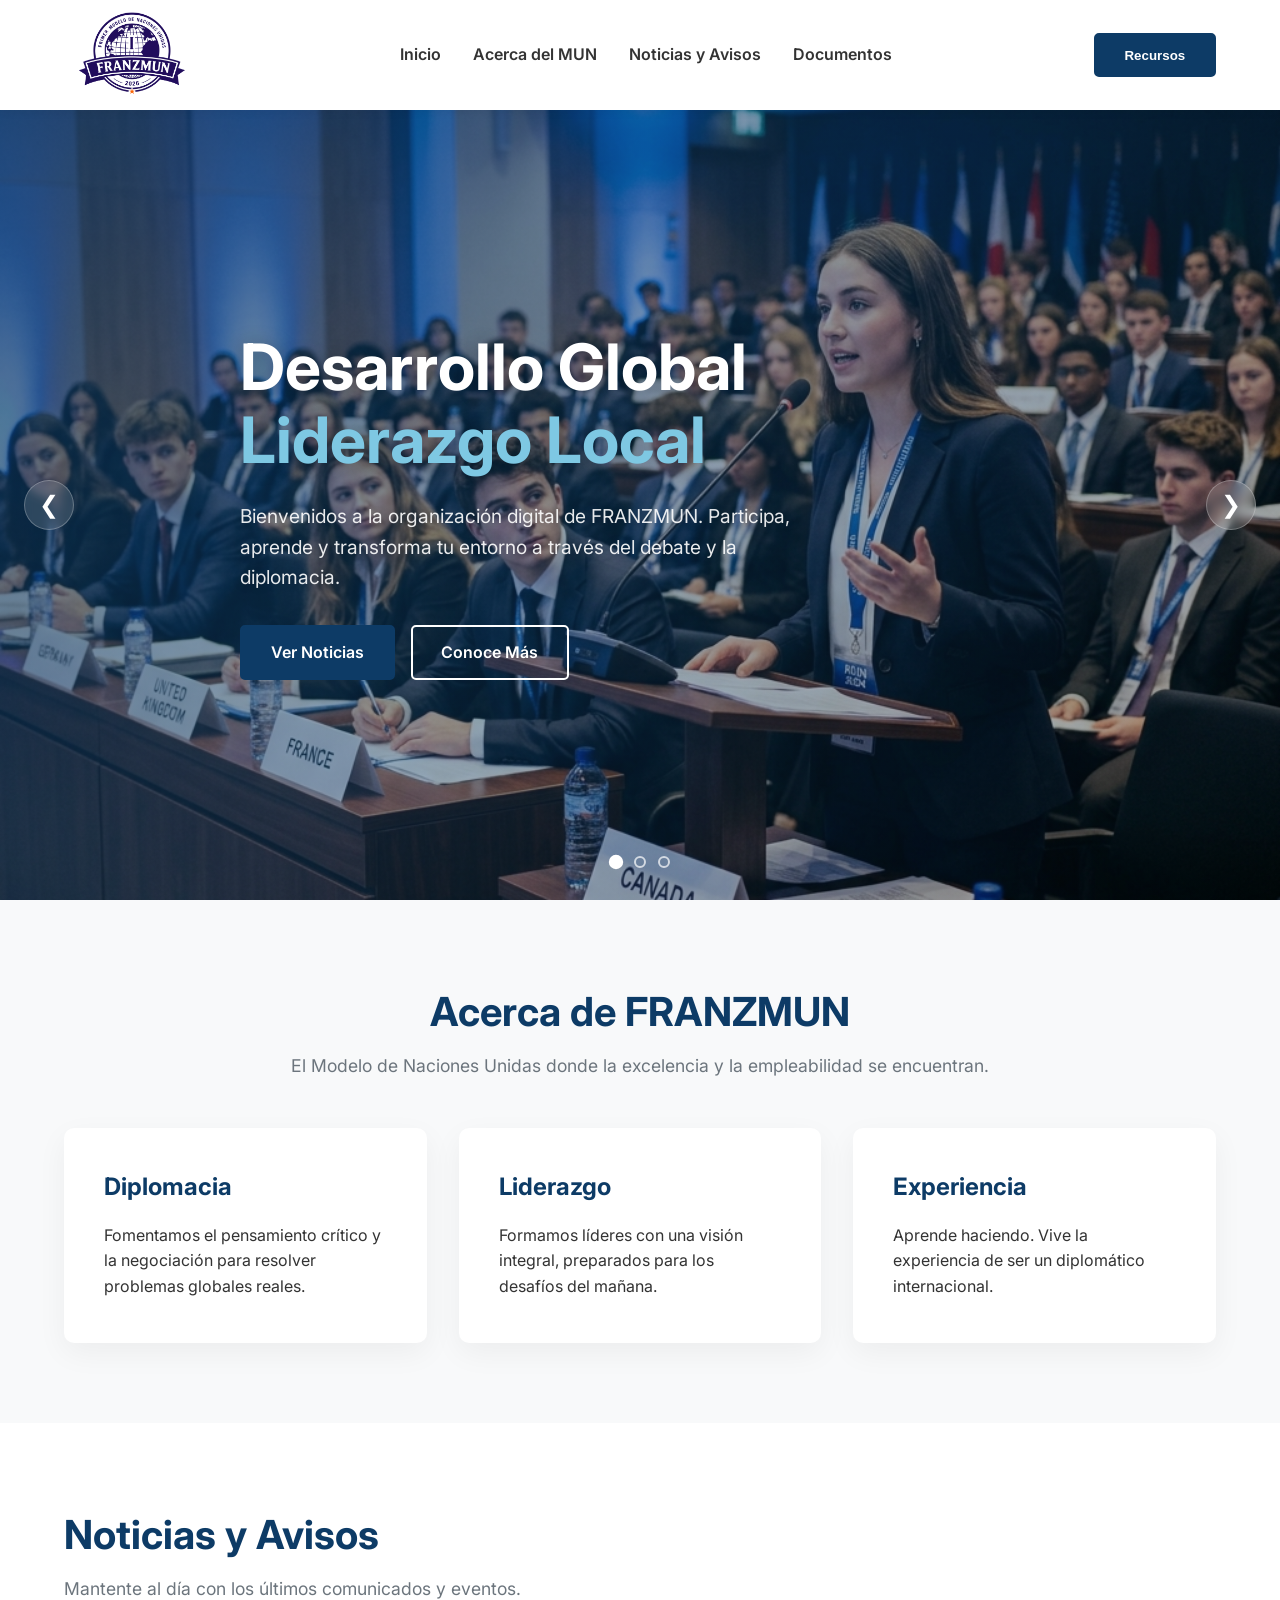
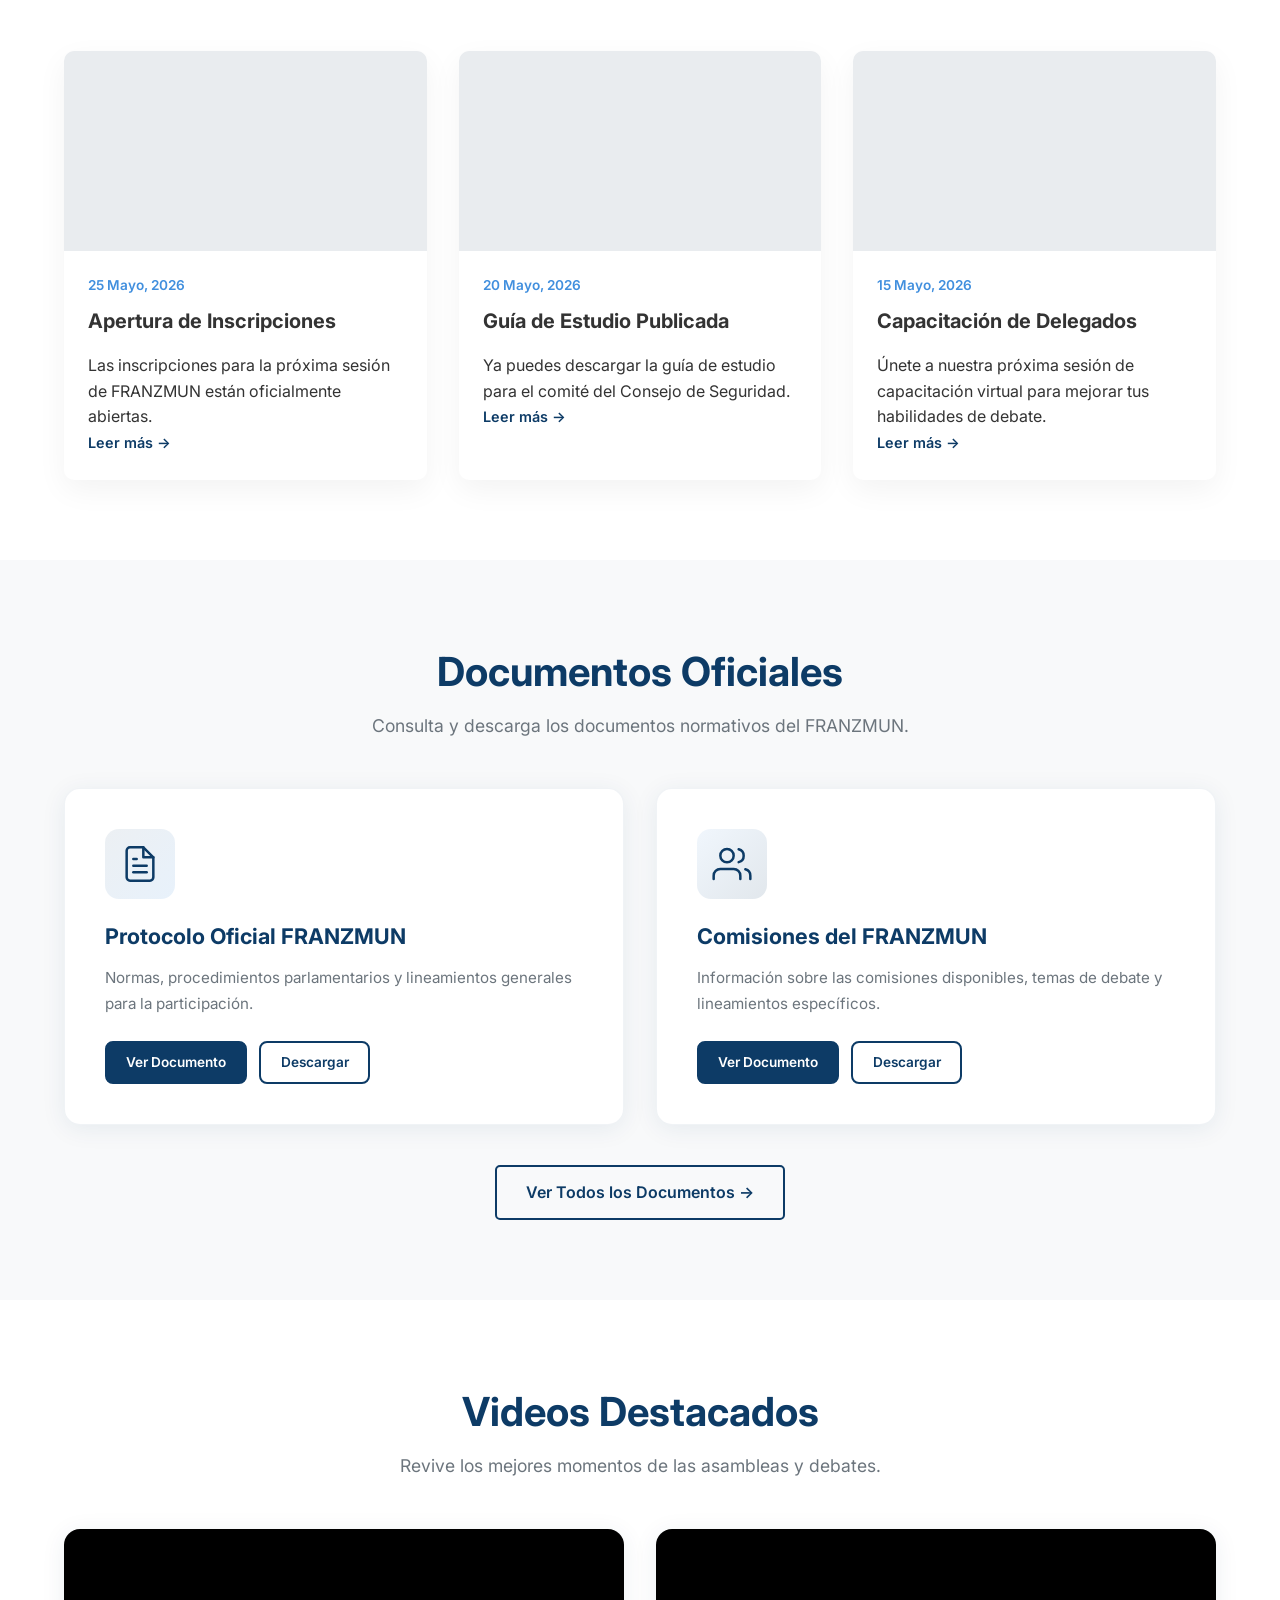
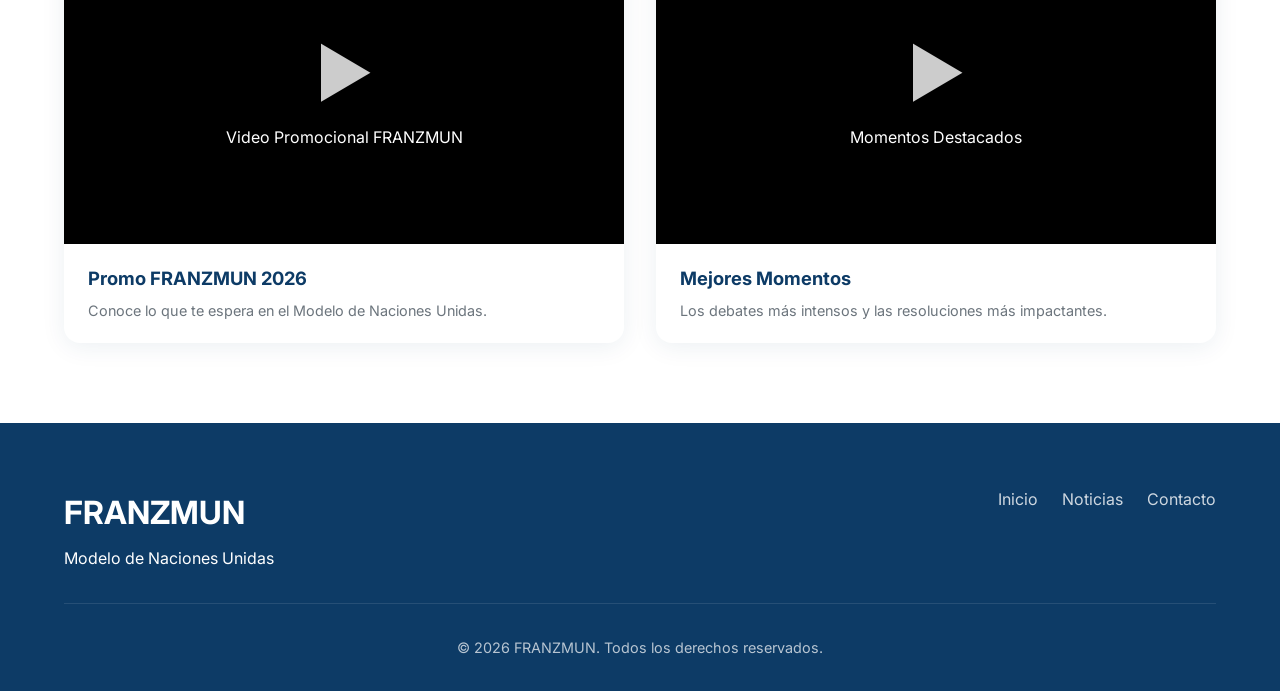
<file: index.html>
<!DOCTYPE html>
<html lang="es">
<head>
    <meta charset="UTF-8">
    <meta name="viewport" content="width=device-width, initial-scale=1.0">
    <title>FRANZMUN | Modelo de Naciones Unidas</title>
    <meta name="description" content="Página oficial de FRANZMUN, Modelo de Naciones Unidas. Organización digital, herramientas virtuales y recursos para los delegados.">
    <!-- Google Fonts -->
    <link rel="preconnect" href="https://fonts.googleapis.com">
    <link rel="preconnect" href="https://fonts.gstatic.com" crossorigin>
    <link href="https://fonts.googleapis.com/css2?family=Inter:wght@300;400;600;700&display=swap" rel="stylesheet">
    <!-- Custom CSS -->
    <link rel="stylesheet" href="css/styles.css?v=1.4">
</head>
<body>

    <!-- Header / Navbar -->
    <header class="header">
        <div class="container navbar">
            <div class="logo">
                <a href="#"><img src="franzmun_transparente.png" alt="FRANZMUN Logo" class="logo-img"></a>
            </div>
            <nav class="nav-links">
                <ul>
                    <li><a href="#inicio">Inicio</a></li>
                    <li><a href="#acerca">Acerca del MUN</a></li>
                    <li><a href="#noticias">Noticias y Avisos</a></li>
                    <li><a href="documentos.html">Documentos</a></li>
                    <li class="mobile-recursos-item"><button id="mobile-recursos-btn">Recursos</button></li>
                </ul>
            </nav>
            <button class="btn btn-primary" id="recursos-btn">Recursos</button>
            <div class="menu-toggle" id="mobile-menu">
                <span class="bar"></span>
                <span class="bar"></span>
                <span class="bar"></span>
            </div>
        </div>
    </header>

    <!-- Hero Carousel -->
    <section id="inicio" class="hero-carousel">
        <div class="carousel-slides">
            <!-- Slide 1 -->
            <div class="carousel-slide active" style="background-image: url('images/mun_debate.png');">
                <div class="carousel-overlay"></div>
                <div class="carousel-content container">
                    <h1>Desarrollo Global <br> <span>Liderazgo Local</span></h1>
                    <p>Bienvenidos a la organización digital de FRANZMUN. Participa, aprende y transforma tu entorno a través del debate y la diplomacia.</p>
                    <div class="hero-buttons">
                        <a href="#noticias" class="btn btn-primary">Ver Noticias</a>
                        <a href="#acerca" class="btn btn-secondary btn-light">Conoce Más</a>
                    </div>
                </div>
            </div>
            <!-- Slide 2 -->
            <div class="carousel-slide" style="background-image: url('images/mun_assembly.png');">
                <div class="carousel-overlay"></div>
                <div class="carousel-content container">
                    <h1>Asamblea General <br> <span>FRANZMUN 2026</span></h1>
                    <p>Vive la experiencia de representar a una nación y debatir los temas más relevantes de la agenda internacional.</p>
                    <div class="hero-buttons">
                        <a href="#multimedia" class="btn btn-primary">Videos Destacados</a>
                        <a href="#acerca" class="btn btn-secondary btn-light">Conoce Más</a>
                    </div>
                </div>
            </div>
            <!-- Slide 3 -->
            <div class="carousel-slide" style="background-image: url('images/mun_networking.png');">
                <div class="carousel-overlay"></div>
                <div class="carousel-content container">
                    <h1>Diplomacia <br> <span>y Cooperación</span></h1>
                    <p>Conecta con otros delegados, desarrolla habilidades de liderazgo y construye relaciones internacionales.</p>
                    <div class="hero-buttons">
                        <a href="#herramientas" class="btn btn-primary">Documentos</a>
                        <a href="#acerca" class="btn btn-secondary btn-light">Conoce Más</a>
                    </div>
                </div>
            </div>
        </div>
        <!-- Carousel Indicators -->
        <div class="carousel-indicators">
            <button class="indicator active" data-slide="0" aria-label="Slide 1"></button>
            <button class="indicator" data-slide="1" aria-label="Slide 2"></button>
            <button class="indicator" data-slide="2" aria-label="Slide 3"></button>
        </div>
        <!-- Carousel Arrows -->
        <button class="carousel-arrow carousel-prev" aria-label="Anterior">&#10094;</button>
        <button class="carousel-arrow carousel-next" aria-label="Siguiente">&#10095;</button>
    </section>

    <!-- Acerca del MUN -->
    <section id="acerca" class="section bg-light">
        <div class="container">
            <div class="section-header text-center">
                <h2>Acerca de FRANZMUN</h2>
                <p>El Modelo de Naciones Unidas donde la excelencia y la empleabilidad se encuentran.</p>
            </div>
            <div class="about-grid">
                <div class="card">
                    <h3>Diplomacia</h3>
                    <p>Fomentamos el pensamiento crítico y la negociación para resolver problemas globales reales.</p>
                </div>
                <div class="card">
                    <h3>Liderazgo</h3>
                    <p>Formamos líderes con una visión integral, preparados para los desafíos del mañana.</p>
                </div>
                <div class="card">
                    <h3>Experiencia</h3>
                    <p>Aprende haciendo. Vive la experiencia de ser un diplomático internacional.</p>
                </div>
            </div>
        </div>
    </section>

    <!-- Noticias y Avisos -->
    <section id="noticias" class="section">
        <div class="container">
            <div class="section-header">
                <h2>Noticias y Avisos</h2>
                <p>Mantente al día con los últimos comunicados y eventos.</p>
            </div>
            <div class="news-grid">
                <!-- News Card 1 -->
                <article class="news-card">
                    <div class="news-image placeholder-img"></div>
                    <div class="news-content">
                        <span class="date">25 Mayo, 2026</span>
                        <h3>Apertura de Inscripciones</h3>
                        <p>Las inscripciones para la próxima sesión de FRANZMUN están oficialmente abiertas.</p>
                        <a href="#" class="read-more">Leer más &rarr;</a>
                    </div>
                </article>
                <!-- News Card 2 -->
                <article class="news-card">
                    <div class="news-image placeholder-img"></div>
                    <div class="news-content">
                        <span class="date">20 Mayo, 2026</span>
                        <h3>Guía de Estudio Publicada</h3>
                        <p>Ya puedes descargar la guía de estudio para el comité del Consejo de Seguridad.</p>
                        <a href="#" class="read-more">Leer más &rarr;</a>
                    </div>
                </article>
                <!-- News Card 3 -->
                <article class="news-card">
                    <div class="news-image placeholder-img"></div>
                    <div class="news-content">
                        <span class="date">15 Mayo, 2026</span>
                        <h3>Capacitación de Delegados</h3>
                        <p>Únete a nuestra próxima sesión de capacitación virtual para mejorar tus habilidades de debate.</p>
                        <a href="#" class="read-more">Leer más &rarr;</a>
                    </div>
                </article>
            </div>
        </div>
    </section>

    <!-- Documentos y Videos -->
    <section id="herramientas" class="section bg-light">
        <div class="container">
            <div class="section-header text-center">
                <h2>Documentos Oficiales</h2>
                <p>Consulta y descarga los documentos normativos del FRANZMUN.</p>
            </div>
            <div class="docs-home-grid">
                <!-- Protocolo Oficial -->
                <div class="doc-home-card">
                    <div class="doc-home-icon">
                        <svg xmlns="http://www.w3.org/2000/svg" width="40" height="40" viewBox="0 0 24 24" fill="none" stroke="currentColor" stroke-width="1.5" stroke-linecap="round" stroke-linejoin="round">
                            <path d="M14 2H6a2 2 0 0 0-2 2v16a2 2 0 0 0 2 2h12a2 2 0 0 0 2-2V8z"/>
                            <polyline points="14 2 14 8 20 8"/>
                            <line x1="16" y1="13" x2="8" y2="13"/>
                            <line x1="16" y1="17" x2="8" y2="17"/>
                            <polyline points="10 9 9 9 8 9"/>
                        </svg>
                    </div>
                    <h3>Protocolo Oficial FRANZMUN</h3>
                    <p>Normas, procedimientos parlamentarios y lineamientos generales para la participación.</p>
                    <div class="doc-home-actions">
                        <a href="PROTOCOLO OFICIAL FRANZMUN 2026 (1).pdf" target="_blank" class="btn btn-primary btn-sm">Ver Documento</a>
                        <a href="PROTOCOLO OFICIAL FRANZMUN 2026 (1).pdf" download class="btn btn-secondary btn-sm">Descargar</a>
                    </div>
                </div>
                <!-- Comisiones FRANZMUN -->
                <div class="doc-home-card">
                    <div class="doc-home-icon comisiones-icon">
                        <svg xmlns="http://www.w3.org/2000/svg" width="40" height="40" viewBox="0 0 24 24" fill="none" stroke="currentColor" stroke-width="1.5" stroke-linecap="round" stroke-linejoin="round">
                            <path d="M17 21v-2a4 4 0 0 0-4-4H5a4 4 0 0 0-4 4v2"/>
                            <circle cx="9" cy="7" r="4"/>
                            <path d="M23 21v-2a4 4 0 0 0-3-3.87"/>
                            <path d="M16 3.13a4 4 0 0 1 0 7.75"/>
                        </svg>
                    </div>
                    <h3>Comisiones del FRANZMUN</h3>
                    <p>Información sobre las comisiones disponibles, temas de debate y lineamientos específicos.</p>
                    <div class="doc-home-actions">
                        <a href="COMICIONES FRANZMUN.pdf" target="_blank" class="btn btn-primary btn-sm">Ver Documento</a>
                        <a href="COMICIONES FRANZMUN.pdf" download class="btn btn-secondary btn-sm">Descargar</a>
                    </div>
                </div>
            </div>
            <div class="docs-home-cta">
                <a href="documentos.html" class="btn btn-secondary">Ver Todos los Documentos &rarr;</a>
            </div>
        </div>
    </section>

    <!-- Videos Destacados -->
    <section id="multimedia" class="section">
        <div class="container">
            <div class="section-header text-center">
                <h2>Videos Destacados</h2>
                <p>Revive los mejores momentos de las asambleas y debates.</p>
            </div>
            <div class="videos-grid">
                <div class="video-card">
                    <div class="video-wrapper">
                        <div class="video-placeholder">
                            <span class="play-icon">&#9658;</span>
                            <p>Video Promocional FRANZMUN</p>
                        </div>
                    </div>
                    <div class="video-info">
                        <h3>Promo FRANZMUN 2026</h3>
                        <p>Conoce lo que te espera en el Modelo de Naciones Unidas.</p>
                    </div>
                </div>
                <div class="video-card">
                    <div class="video-wrapper">
                        <div class="video-placeholder">
                            <span class="play-icon">&#9658;</span>
                            <p>Momentos Destacados</p>
                        </div>
                    </div>
                    <div class="video-info">
                        <h3>Mejores Momentos</h3>
                        <p>Los debates más intensos y las resoluciones más impactantes.</p>
                    </div>
                </div>
            </div>
        </div>
    </section>

    <!-- Footer -->
    <footer class="footer">
        <div class="container">
            <div class="footer-content">
                <div class="footer-brand">
                    <h2>FRANZMUN</h2>
                    <p>Modelo de Naciones Unidas</p>
                </div>
                <div class="footer-links">
                    <ul>
                        <li><a href="#inicio">Inicio</a></li>
                        <li><a href="#noticias">Noticias</a></li>
                        <li><a href="#contacto">Contacto</a></li>
                    </ul>
                </div>
            </div>
            <div class="footer-bottom">
                <p>&copy; 2026 FRANZMUN. Todos los derechos reservados.</p>
            </div>
        </div>
    </footer>

    <!-- Modal de Recursos -->
    <div id="recursos-modal" class="modal-overlay" style="display: none;">
        <div class="modal-card">
            <button class="modal-close" id="modal-close-btn" aria-label="Cerrar modal">
                <svg xmlns="http://www.w3.org/2000/svg" width="24" height="24" viewBox="0 0 24 24" fill="none" stroke="currentColor" stroke-width="2" stroke-linecap="round" stroke-linejoin="round">
                    <line x1="18" y1="6" x2="6" y2="18"></line>
                    <line x1="6" y1="6" x2="18" y2="18"></line>
                </svg>
            </button>
            <div class="modal-header">
                <h2>Recursos FRANZMUN</h2>
                <p>Información de contacto y redes oficiales del Modelo de Naciones Unidas</p>
            </div>
            <div class="modal-body">
                <div class="modal-section">
                    <h3>Contactos</h3>
                    <div class="contacts-grid">
                        <a href="tel:+59162389185" class="contact-item">
                            <span class="contact-icon">
                                <svg xmlns="http://www.w3.org/2000/svg" width="20" height="20" viewBox="0 0 24 24" fill="none" stroke="currentColor" stroke-width="2" stroke-linecap="round" stroke-linejoin="round">
                                    <path d="M22 16.92v3a2 2 0 0 1-2.18 2 19.79 19.79 0 0 1-8.63-3.07 19.5 19.5 0 0 1-6-6 19.79 19.79 0 0 1-3.07-8.67A2 2 0 0 1 4.11 2h3a2 2 0 0 1 2 1.72 12.84 12.84 0 0 0 .7 2.81 2 2 0 0 1-.45 2.11L8.09 9.91a16 16 0 0 0 6 6l1.27-1.27a2 2 0 0 1 2.11-.45 12.84 12.84 0 0 0 2.81.7A2 2 0 0 1 22 16.92z"></path>
                                </svg>
                            </span>
                            <div class="contact-details">
                                <span class="contact-label">Teléfono 1</span>
                                <span class="contact-value">+591 62389185</span>
                            </div>
                        </a>
                        <a href="tel:+59160623508" class="contact-item">
                            <span class="contact-icon">
                                <svg xmlns="http://www.w3.org/2000/svg" width="20" height="20" viewBox="0 0 24 24" fill="none" stroke="currentColor" stroke-width="2" stroke-linecap="round" stroke-linejoin="round">
                                    <path d="M22 16.92v3a2 2 0 0 1-2.18 2 19.79 19.79 0 0 1-8.63-3.07 19.5 19.5 0 0 1-6-6 19.79 19.79 0 0 1-3.07-8.67A2 2 0 0 1 4.11 2h3a2 2 0 0 1 2 1.72 12.84 12.84 0 0 0 .7 2.81 2 2 0 0 1-.45 2.11L8.09 9.91a16 16 0 0 0 6 6l1.27-1.27a2 2 0 0 1 2.11-.45 12.84 12.84 0 0 0 2.81.7A2 2 0 0 1 22 16.92z"></path>
                                </svg>
                            </span>
                            <div class="contact-details">
                                <span class="contact-label">Teléfono 2</span>
                                <span class="contact-value">+591 60623508</span>
                            </div>
                        </a>
                    </div>
                </div>
                <div class="modal-section">
                    <h3>Síguenos</h3>
                    <a href="https://www.instagram.com/franzmun.lp?igsh=ZDd5dXFoaGRzeDM3" target="_blank" rel="noopener noreferrer" class="instagram-link">
                        <span class="instagram-icon">
                            <svg xmlns="http://www.w3.org/2000/svg" width="24" height="24" viewBox="0 0 24 24" fill="none" stroke="currentColor" stroke-width="2" stroke-linecap="round" stroke-linejoin="round">
                                <rect x="2" y="2" width="20" height="20" rx="5" ry="5"></rect>
                                <path d="M16 11.37A4 4 0 1 1 12.63 8 4 4 0 0 1 16 11.37z"></path>
                                <line x1="17.5" y1="6.5" x2="17.51" y2="6.5"></line>
                            </svg>
                        </span>
                        <span class="instagram-text">Síguenos en Instagram</span>
                    </a>
                </div>
            </div>
        </div>
    </div>

    <!-- Custom JS -->
    <script src="js/main.js"></script>
</body>
</html>
</file>
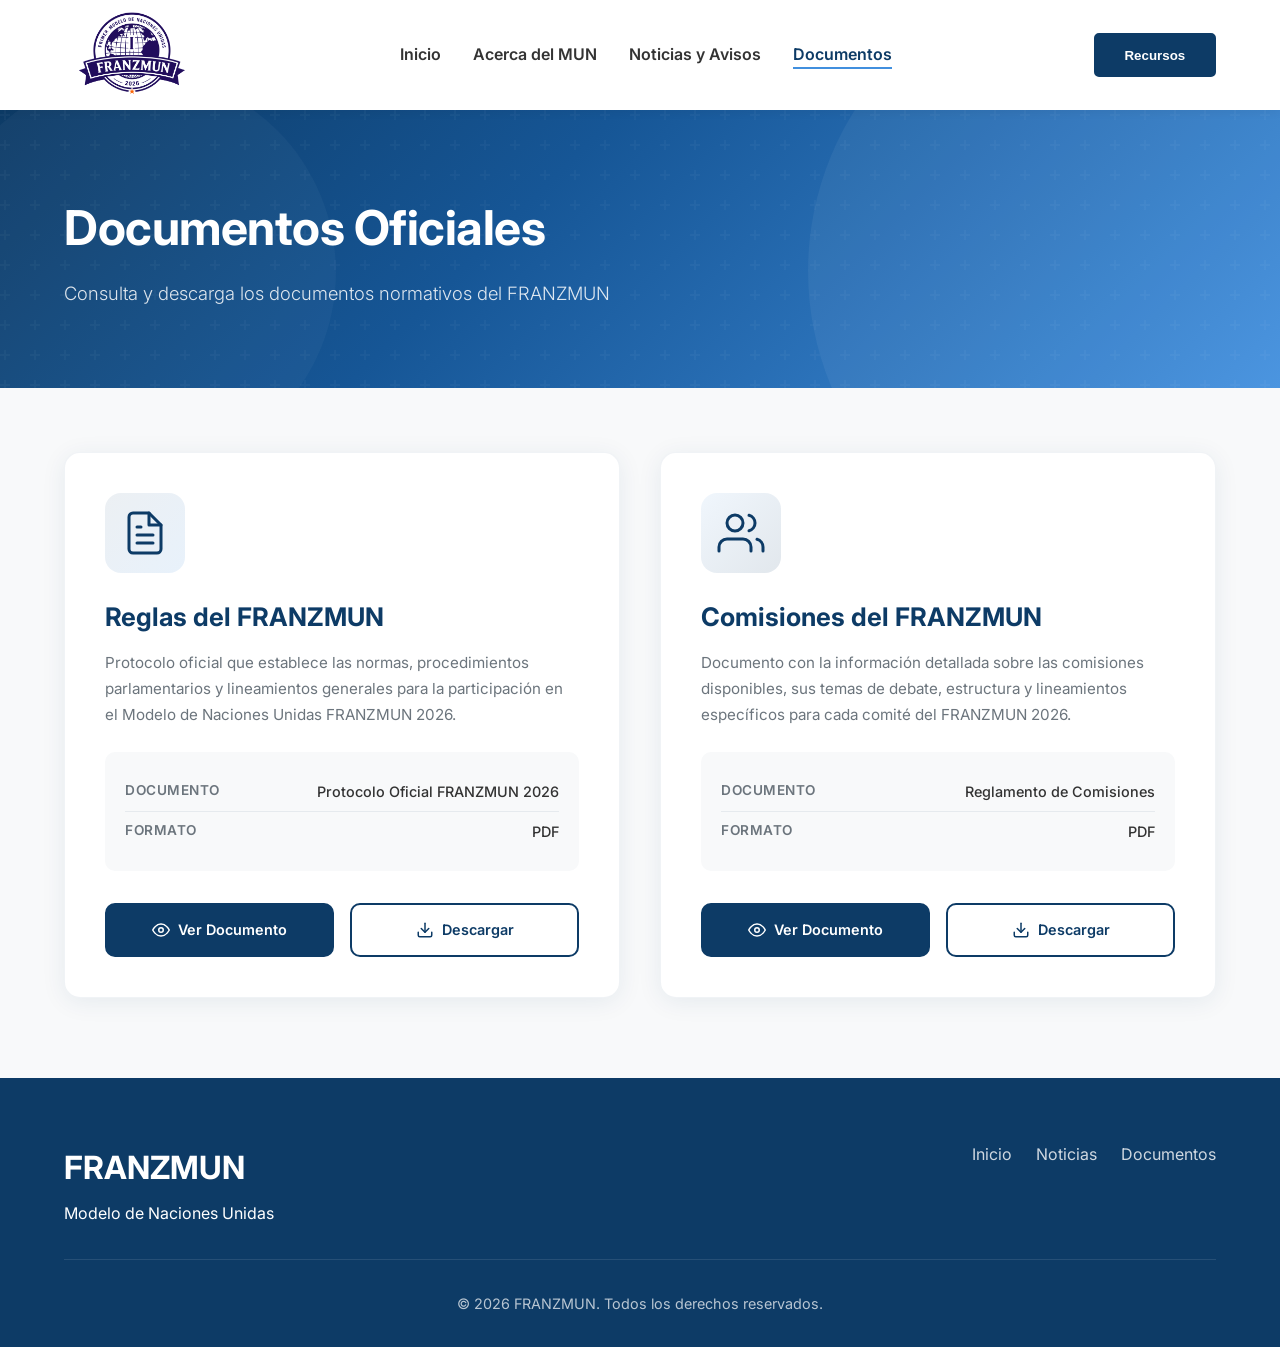
<file: documentos.html>
<!DOCTYPE html>
<html lang="es">
<head>
    <meta charset="UTF-8">
    <meta name="viewport" content="width=device-width, initial-scale=1.0">
    <title>Documentos Oficiales | FRANZMUN</title>
    <meta name="description" content="Documentos oficiales de FRANZMUN: Protocolo y reglas del Modelo de Naciones Unidas y reglamento de Comisiones.">
    <!-- Google Fonts -->
    <link rel="preconnect" href="https://fonts.googleapis.com">
    <link rel="preconnect" href="https://fonts.gstatic.com" crossorigin>
    <link href="https://fonts.googleapis.com/css2?family=Inter:wght@300;400;600;700&display=swap" rel="stylesheet">
    <!-- Custom CSS -->
    <link rel="stylesheet" href="css/styles.css?v=1.4">
</head>
<body>

    <!-- Header / Navbar -->
    <header class="header">
        <div class="container navbar">
            <div class="logo">
                <a href="index.html"><img src="franzmun_transparente.png" alt="FRANZMUN Logo" class="logo-img"></a>
            </div>
            <nav class="nav-links">
                <ul>
                    <li><a href="index.html">Inicio</a></li>
                    <li><a href="index.html#acerca">Acerca del MUN</a></li>
                    <li><a href="index.html#noticias">Noticias y Avisos</a></li>
                    <li><a href="documentos.html" class="active-link">Documentos</a></li>
                    <li class="mobile-recursos-item"><button id="mobile-recursos-btn">Recursos</button></li>
                </ul>
            </nav>
            <button class="btn btn-primary" id="recursos-btn">Recursos</button>
            <div class="menu-toggle" id="mobile-menu">
                <span class="bar"></span>
                <span class="bar"></span>
                <span class="bar"></span>
            </div>
        </div>
    </header>

    <!-- Page Banner -->
    <section class="docs-banner">
        <div class="docs-banner-overlay"></div>
        <div class="container docs-banner-content">
            <h1>Documentos Oficiales</h1>
            <p>Consulta y descarga los documentos normativos del FRANZMUN</p>
        </div>
    </section>

    <!-- Documents Section -->
    <section class="section docs-section">
        <div class="container">
            <div class="docs-grid">

                <!-- Reglas del FRANZMUN -->
                <div class="doc-card" id="reglas-card">
                    <div class="doc-card-icon">
                        <svg xmlns="http://www.w3.org/2000/svg" width="48" height="48" viewBox="0 0 24 24" fill="none" stroke="currentColor" stroke-width="1.5" stroke-linecap="round" stroke-linejoin="round">
                            <path d="M14 2H6a2 2 0 0 0-2 2v16a2 2 0 0 0 2 2h12a2 2 0 0 0 2-2V8z"/>
                            <polyline points="14 2 14 8 20 8"/>
                            <line x1="16" y1="13" x2="8" y2="13"/>
                            <line x1="16" y1="17" x2="8" y2="17"/>
                            <polyline points="10 9 9 9 8 9"/>
                        </svg>
                    </div>
                    <h2>Reglas del FRANZMUN</h2>
                    <p class="doc-description">Protocolo oficial que establece las normas, procedimientos parlamentarios y lineamientos generales para la participación en el Modelo de Naciones Unidas FRANZMUN 2026.</p>
                    <div class="doc-details">
                        <div class="doc-detail-item">
                            <span class="doc-detail-label">Documento</span>
                            <span class="doc-detail-value">Protocolo Oficial FRANZMUN 2026</span>
                        </div>
                        <div class="doc-detail-item">
                            <span class="doc-detail-label">Formato</span>
                            <span class="doc-detail-value">PDF</span>
                        </div>
                    </div>
                    <div class="doc-actions">
                        <a href="PROTOCOLO OFICIAL FRANZMUN 2026 (1).pdf" target="_blank" class="btn btn-primary doc-btn" id="btn-ver-reglas">
                            <svg xmlns="http://www.w3.org/2000/svg" width="18" height="18" viewBox="0 0 24 24" fill="none" stroke="currentColor" stroke-width="2" stroke-linecap="round" stroke-linejoin="round"><path d="M1 12s4-8 11-8 11 8 11 8-4 8-11 8-11-8-11-8z"/><circle cx="12" cy="12" r="3"/></svg>
                            Ver Documento
                        </a>
                        <a href="PROTOCOLO OFICIAL FRANZMUN 2026 (1).pdf" download class="btn btn-secondary doc-btn" id="btn-descargar-reglas">
                            <svg xmlns="http://www.w3.org/2000/svg" width="18" height="18" viewBox="0 0 24 24" fill="none" stroke="currentColor" stroke-width="2" stroke-linecap="round" stroke-linejoin="round"><path d="M21 15v4a2 2 0 0 1-2 2H5a2 2 0 0 1-2-2v-4"/><polyline points="7 10 12 15 17 10"/><line x1="12" y1="15" x2="12" y2="3"/></svg>
                            Descargar
                        </a>
                    </div>
                </div>

                <!-- Comisiones del FRANZMUN -->
                <div class="doc-card" id="comisiones-card">
                    <div class="doc-card-icon comisiones-icon">
                        <svg xmlns="http://www.w3.org/2000/svg" width="48" height="48" viewBox="0 0 24 24" fill="none" stroke="currentColor" stroke-width="1.5" stroke-linecap="round" stroke-linejoin="round">
                            <path d="M17 21v-2a4 4 0 0 0-4-4H5a4 4 0 0 0-4 4v2"/>
                            <circle cx="9" cy="7" r="4"/>
                            <path d="M23 21v-2a4 4 0 0 0-3-3.87"/>
                            <path d="M16 3.13a4 4 0 0 1 0 7.75"/>
                        </svg>
                    </div>
                    <h2>Comisiones del FRANZMUN</h2>
                    <p class="doc-description">Documento con la información detallada sobre las comisiones disponibles, sus temas de debate, estructura y lineamientos específicos para cada comité del FRANZMUN 2026.</p>
                    <div class="doc-details">
                        <div class="doc-detail-item">
                            <span class="doc-detail-label">Documento</span>
                            <span class="doc-detail-value">Reglamento de Comisiones</span>
                        </div>
                        <div class="doc-detail-item">
                            <span class="doc-detail-label">Formato</span>
                            <span class="doc-detail-value">PDF</span>
                        </div>
                    </div>
                    <div class="doc-actions">
                        <a href="COMICIONES FRANZMUN.pdf" target="_blank" class="btn btn-primary doc-btn" id="btn-ver-comisiones">
                            <svg xmlns="http://www.w3.org/2000/svg" width="18" height="18" viewBox="0 0 24 24" fill="none" stroke="currentColor" stroke-width="2" stroke-linecap="round" stroke-linejoin="round"><path d="M1 12s4-8 11-8 11 8 11 8-4 8-11 8-11-8-11-8z"/><circle cx="12" cy="12" r="3"/></svg>
                            Ver Documento
                        </a>
                        <a href="COMICIONES FRANZMUN.pdf" download class="btn btn-secondary doc-btn" id="btn-descargar-comisiones">
                            <svg xmlns="http://www.w3.org/2000/svg" width="18" height="18" viewBox="0 0 24 24" fill="none" stroke="currentColor" stroke-width="2" stroke-linecap="round" stroke-linejoin="round"><path d="M21 15v4a2 2 0 0 1-2 2H5a2 2 0 0 1-2-2v-4"/><polyline points="7 10 12 15 17 10"/><line x1="12" y1="15" x2="12" y2="3"/></svg>
                            Descargar
                        </a>
                    </div>
                </div>

            </div>
        </div>
    </section>

    <!-- Footer -->
    <footer class="footer">
        <div class="container">
            <div class="footer-content">
                <div class="footer-brand">
                    <h2>FRANZMUN</h2>
                    <p>Modelo de Naciones Unidas</p>
                </div>
                <div class="footer-links">
                    <ul>
                        <li><a href="index.html">Inicio</a></li>
                        <li><a href="index.html#noticias">Noticias</a></li>
                        <li><a href="documentos.html">Documentos</a></li>
                    </ul>
                </div>
            </div>
            <div class="footer-bottom">
                <p>&copy; 2026 FRANZMUN. Todos los derechos reservados.</p>
            </div>
        </div>
    </footer>

    <!-- Modal de Recursos -->
    <div id="recursos-modal" class="modal-overlay" style="display: none;">
        <div class="modal-card">
            <button class="modal-close" id="modal-close-btn" aria-label="Cerrar modal">
                <svg xmlns="http://www.w3.org/2000/svg" width="24" height="24" viewBox="0 0 24 24" fill="none" stroke="currentColor" stroke-width="2" stroke-linecap="round" stroke-linejoin="round">
                    <line x1="18" y1="6" x2="6" y2="18"></line>
                    <line x1="6" y1="6" x2="18" y2="18"></line>
                </svg>
            </button>
            <div class="modal-header">
                <h2>Recursos FRANZMUN</h2>
                <p>Información de contacto y redes oficiales del Modelo de Naciones Unidas</p>
            </div>
            <div class="modal-body">
                <div class="modal-section">
                    <h3>Contactos</h3>
                    <div class="contacts-grid">
                        <a href="tel:+59162389185" class="contact-item">
                            <span class="contact-icon">
                                <svg xmlns="http://www.w3.org/2000/svg" width="20" height="20" viewBox="0 0 24 24" fill="none" stroke="currentColor" stroke-width="2" stroke-linecap="round" stroke-linejoin="round">
                                    <path d="M22 16.92v3a2 2 0 0 1-2.18 2 19.79 19.79 0 0 1-8.63-3.07 19.5 19.5 0 0 1-6-6 19.79 19.79 0 0 1-3.07-8.67A2 2 0 0 1 4.11 2h3a2 2 0 0 1 2 1.72 12.84 12.84 0 0 0 .7 2.81 2 2 0 0 1-.45 2.11L8.09 9.91a16 16 0 0 0 6 6l1.27-1.27a2 2 0 0 1 2.11-.45 12.84 12.84 0 0 0 2.81.7A2 2 0 0 1 22 16.92z"></path>
                                </svg>
                            </span>
                            <div class="contact-details">
                                <span class="contact-label">Teléfono 1</span>
                                <span class="contact-value">+591 62389185</span>
                            </div>
                        </a>
                        <a href="tel:+59160623508" class="contact-item">
                            <span class="contact-icon">
                                <svg xmlns="http://www.w3.org/2000/svg" width="20" height="20" viewBox="0 0 24 24" fill="none" stroke="currentColor" stroke-width="2" stroke-linecap="round" stroke-linejoin="round">
                                    <path d="M22 16.92v3a2 2 0 0 1-2.18 2 19.79 19.79 0 0 1-8.63-3.07 19.5 19.5 0 0 1-6-6 19.79 19.79 0 0 1-3.07-8.67A2 2 0 0 1 4.11 2h3a2 2 0 0 1 2 1.72 12.84 12.84 0 0 0 .7 2.81 2 2 0 0 1-.45 2.11L8.09 9.91a16 16 0 0 0 6 6l1.27-1.27a2 2 0 0 1 2.11-.45 12.84 12.84 0 0 0 2.81.7A2 2 0 0 1 22 16.92z"></path>
                                </svg>
                            </span>
                            <div class="contact-details">
                                <span class="contact-label">Teléfono 2</span>
                                <span class="contact-value">+591 60623508</span>
                            </div>
                        </a>
                    </div>
                </div>
                <div class="modal-section">
                    <h3>Síguenos</h3>
                    <a href="https://www.instagram.com/franzmun.lp?igsh=ZDd5dXFoaGRzeDM3" target="_blank" rel="noopener noreferrer" class="instagram-link">
                        <span class="instagram-icon">
                            <svg xmlns="http://www.w3.org/2000/svg" width="24" height="24" viewBox="0 0 24 24" fill="none" stroke="currentColor" stroke-width="2" stroke-linecap="round" stroke-linejoin="round">
                                <rect x="2" y="2" width="20" height="20" rx="5" ry="5"></rect>
                                <path d="M16 11.37A4 4 0 1 1 12.63 8 4 4 0 0 1 16 11.37z"></path>
                                <line x1="17.5" y1="6.5" x2="17.51" y2="6.5"></line>
                            </svg>
                        </span>
                        <span class="instagram-text">Síguenos en Instagram</span>
                    </a>
                </div>
            </div>
        </div>
    </div>

    <!-- Custom JS -->
    <script src="js/main.js"></script>
</body>
</html>
</file>
<file: css/styles.css>
/* =========================================
   VARIABLES & DESIGN TOKENS
   ========================================= */
:root {
    /* Colors - Corporate Blue, White, and Grays */
    --primary-color: #0d3b66;      /* Deep Corporate Blue */
    --primary-light: #165696;
    --secondary-color: #418fde;    /* UN Light Blue Accent */
    --bg-color: #ffffff;           /* Pure White */
    --bg-light: #f8f9fa;           /* Light Gray for section distinction */
    --text-main: #333333;          /* Dark gray for readable text */
    --text-muted: #6c757d;
    --white: #ffffff;
    
    /* Typography */
    --font-family: 'Inter', sans-serif;
    
    /* Transitions & Shadows */
    --transition-speed: 0.3s;
    --box-shadow: 0 10px 30px rgba(0, 0, 0, 0.05);
    --box-shadow-hover: 0 15px 40px rgba(13, 59, 102, 0.15);
}

/* =========================================
   RESET & GLOBAL STYLES
   ========================================= */
* {
    margin: 0;
    padding: 0;
    box-sizing: border-box;
}

html {
    scroll-behavior: smooth;
}

body {
    font-family: var(--font-family);
    background-color: var(--bg-color);
    color: var(--text-main);
    line-height: 1.6;
    overflow-x: hidden;
}

a {
    text-decoration: none;
    color: inherit;
    transition: color var(--transition-speed);
}

ul {
    list-style: none;
}

.container {
    width: 90%;
    max-width: 1200px;
    margin: 0 auto;
}

.section {
    padding: 5rem 0;
}

.bg-light {
    background-color: var(--bg-light);
}

.text-center {
    text-align: center;
}

.section-header {
    margin-bottom: 3rem;
}

.section-header h2 {
    font-size: 2.5rem;
    color: var(--primary-color);
    margin-bottom: 0.5rem;
}

.section-header p {
    color: var(--text-muted);
    font-size: 1.1rem;
}

/* =========================================
   BUTTONS
   ========================================= */
.btn {
    display: inline-block;
    padding: 0.8rem 1.8rem;
    border-radius: 5px;
    font-weight: 600;
    cursor: pointer;
    transition: all var(--transition-speed);
    text-align: center;
}

.btn-primary {
    background-color: var(--primary-color);
    color: var(--white);
    border: 2px solid var(--primary-color);
}

.btn-primary:hover {
    background-color: var(--primary-light);
    border-color: var(--primary-light);
    transform: translateY(-2px);
    box-shadow: 0 5px 15px rgba(13, 59, 102, 0.3);
}

.btn-secondary {
    background-color: transparent;
    color: var(--primary-color);
    border: 2px solid var(--primary-color);
}

.btn-secondary:hover {
    background-color: var(--primary-color);
    color: var(--white);
    transform: translateY(-2px);
}

/* =========================================
   HEADER & NAVBAR
   ========================================= */
.header {
    background-color: rgba(255, 255, 255, 0.95);
    backdrop-filter: blur(10px);
    position: fixed;
    width: 100%;
    top: 0;
    z-index: 1000;
    box-shadow: 0 2px 10px rgba(0,0,0,0.05);
}

.navbar {
    display: flex;
    justify-content: space-between;
    align-items: center;
    height: 110px;
}

.logo a {
    display: flex;
    align-items: center;
}

.logo-img {
    height: 90px;
    width: auto;
    transition: transform var(--transition-speed);
}
.logo-img:hover {
    transform: scale(1.05);
}

.nav-links ul {
    display: flex;
    gap: 2rem;
}

.nav-links a {
    font-weight: 600;
    color: var(--text-main);
    position: relative;
}

.nav-links a::after {
    content: '';
    position: absolute;
    width: 0;
    height: 2px;
    bottom: -5px;
    left: 0;
    background-color: var(--secondary-color);
    transition: width var(--transition-speed);
}

.nav-links a:hover::after {
    width: 100%;
}

.nav-links a:hover {
    color: var(--primary-color);
}

.menu-toggle {
    display: none;
    cursor: pointer;
}

/* Oculto por defecto en escritorio; se muestra solo en móvil (ver media query 768px) */
.mobile-recursos-item {
    display: none;
}

.bar {
    display: block;
    width: 25px;
    height: 3px;
    margin: 5px auto;
    transition: all 0.3s ease-in-out;
    background-color: var(--primary-color);
}

/* =========================================
   HERO CAROUSEL
   ========================================= */
.hero-carousel {
    margin-top: 110px;
    position: relative;
    height: calc(100vh - 110px);
    min-height: 500px;
    overflow: hidden;
}

.carousel-slides {
    position: relative;
    width: 100%;
    height: 100%;
}

.carousel-slide {
    position: absolute;
    top: 0;
    left: 0;
    width: 100%;
    height: 100%;
    background-size: cover;
    background-position: center;
    background-repeat: no-repeat;
    opacity: 0;
    transition: opacity 1s ease-in-out;
    display: flex;
    align-items: center;
    z-index: 0;
}

.carousel-slide.active {
    opacity: 1;
    z-index: 1;
}

.carousel-overlay {
    position: absolute;
    top: 0;
    left: 0;
    right: 0;
    bottom: 0;
    background: linear-gradient(135deg, rgba(13, 59, 102, 0.75) 0%, rgba(13, 59, 102, 0.45) 50%, rgba(0, 0, 0, 0.3) 100%);
    z-index: 1;
}

.carousel-content {
    position: relative;
    z-index: 2;
    max-width: 800px;
}

.carousel-content h1 {
    font-size: 4rem;
    line-height: 1.15;
    color: var(--white);
    margin-bottom: 1.5rem;
    text-shadow: 0 2px 20px rgba(0, 0, 0, 0.3);
    animation: fadeInUp 0.8s ease-out;
}

.carousel-content h1 span {
    color: #7ec8e3;
}

.carousel-content p {
    font-size: 1.2rem;
    color: rgba(255, 255, 255, 0.9);
    margin-bottom: 2rem;
    max-width: 600px;
    text-shadow: 0 1px 10px rgba(0, 0, 0, 0.2);
    animation: fadeInUp 0.8s ease-out 0.2s both;
}

.carousel-content .hero-buttons {
    animation: fadeInUp 0.8s ease-out 0.4s both;
}

/* Light variant buttons for dark backgrounds */
.btn-light {
    color: var(--white) !important;
    border-color: var(--white) !important;
}

.btn-light:hover {
    background-color: var(--white) !important;
    color: var(--primary-color) !important;
}

/* Carousel Indicators */
.carousel-indicators {
    position: absolute;
    bottom: 2rem;
    left: 50%;
    transform: translateX(-50%);
    display: flex;
    gap: 0.75rem;
    z-index: 10;
}

.indicator {
    width: 12px;
    height: 12px;
    border-radius: 50%;
    border: 2px solid rgba(255, 255, 255, 0.7);
    background: transparent;
    cursor: pointer;
    transition: all 0.3s ease;
    padding: 0;
}

.indicator:hover {
    background: rgba(255, 255, 255, 0.5);
}

.indicator.active {
    background: var(--white);
    border-color: var(--white);
    transform: scale(1.2);
}

/* Carousel Arrows */
.carousel-arrow {
    position: absolute;
    top: 50%;
    transform: translateY(-50%);
    z-index: 10;
    background: rgba(255, 255, 255, 0.15);
    backdrop-filter: blur(5px);
    border: 1px solid rgba(255, 255, 255, 0.25);
    color: var(--white);
    font-size: 1.5rem;
    width: 50px;
    height: 50px;
    border-radius: 50%;
    cursor: pointer;
    transition: all 0.3s ease;
    display: flex;
    align-items: center;
    justify-content: center;
}

.carousel-arrow:hover {
    background: rgba(255, 255, 255, 0.3);
    transform: translateY(-50%) scale(1.1);
}

.carousel-prev {
    left: 1.5rem;
}

.carousel-next {
    right: 1.5rem;
}

/* Animation */
@keyframes fadeInUp {
    from {
        opacity: 0;
        transform: translateY(25px);
    }
    to {
        opacity: 1;
        transform: translateY(0);
    }
}

.hero-buttons {
    display: flex;
    gap: 1rem;
}

/* =========================================
   CARDS (About & Tools)
   ========================================= */
.about-grid, .tools-grid {
    display: grid;
    grid-template-columns: repeat(auto-fit, minmax(300px, 1fr));
    gap: 2rem;
}

.card, .tool-card {
    background-color: var(--white);
    padding: 2.5rem;
    border-radius: 10px;
    box-shadow: var(--box-shadow);
    transition: all var(--transition-speed);
    border-bottom: 4px solid transparent;
}

.card:hover, .tool-card:hover {
    transform: translateY(-5px);
    box-shadow: var(--box-shadow-hover);
    border-bottom-color: var(--primary-color);
}

.card h3, .tool-card h3 {
    color: var(--primary-color);
    margin-bottom: 1rem;
    font-size: 1.5rem;
}

/* =========================================
   NEWS SECTION
   ========================================= */
.news-grid {
    display: grid;
    grid-template-columns: repeat(auto-fit, minmax(300px, 1fr));
    gap: 2rem;
}

.news-card {
    background: var(--white);
    border-radius: 10px;
    overflow: hidden;
    box-shadow: var(--box-shadow);
    transition: transform var(--transition-speed);
}

.news-card:hover {
    transform: translateY(-5px);
    box-shadow: var(--box-shadow-hover);
}

.news-image {
    width: 100%;
    height: 200px;
    background-color: #e9ecef;
}

.news-content {
    padding: 1.5rem;
}

.news-content .date {
    font-size: 0.85rem;
    color: var(--secondary-color);
    font-weight: 600;
    display: block;
    margin-bottom: 0.5rem;
}

.news-content h3 {
    margin-bottom: 1rem;
    font-size: 1.25rem;
}

.read-more {
    color: var(--primary-color);
    font-weight: 600;
    font-size: 0.9rem;
}

.read-more:hover {
    color: var(--secondary-color);
}

/* =========================================
   VIDEO SECTION
   ========================================= */
.video-wrapper {
    width: 100%;
    max-width: 800px;
    margin: 0 auto;
    border-radius: 15px;
    overflow: hidden;
    box-shadow: var(--box-shadow);
    aspect-ratio: 16/9;
    background-color: #000;
    display: flex;
    justify-content: center;
    align-items: center;
    position: relative;
    cursor: pointer;
}

.video-placeholder {
    text-align: center;
    color: var(--white);
}

.play-icon {
    font-size: 4rem;
    color: rgba(255, 255, 255, 0.8);
    transition: color var(--transition-speed), transform var(--transition-speed);
}

.video-wrapper:hover .play-icon {
    color: var(--white);
    transform: scale(1.1);
}

/* =========================================
   HOMEPAGE DOCUMENTS SECTION
   ========================================= */
.docs-home-grid {
    display: grid;
    grid-template-columns: repeat(2, 1fr);
    gap: 2rem;
    margin-bottom: 2.5rem;
}

.doc-home-card {
    background: var(--white);
    border-radius: 16px;
    padding: 2.5rem;
    box-shadow: 0 4px 24px rgba(13, 59, 102, 0.08);
    transition: all 0.4s cubic-bezier(0.25, 0.46, 0.45, 0.94);
    position: relative;
    overflow: hidden;
    border: 1px solid rgba(13, 59, 102, 0.06);
}

.doc-home-card::before {
    content: '';
    position: absolute;
    top: 0;
    left: 0;
    right: 0;
    height: 4px;
    background: linear-gradient(90deg, var(--primary-color), var(--secondary-color));
    transform: scaleX(0);
    transform-origin: left;
    transition: transform 0.4s ease;
}

.doc-home-card:hover {
    transform: translateY(-8px);
    box-shadow: 0 20px 50px rgba(13, 59, 102, 0.15);
}

.doc-home-card:hover::before {
    transform: scaleX(1);
}

.doc-home-icon {
    width: 70px;
    height: 70px;
    border-radius: 14px;
    background: linear-gradient(135deg, rgba(13, 59, 102, 0.08), rgba(65, 143, 222, 0.12));
    display: flex;
    align-items: center;
    justify-content: center;
    margin-bottom: 1.25rem;
    color: var(--primary-color);
    transition: all 0.4s ease;
}

.doc-home-card:hover .doc-home-icon {
    background: linear-gradient(135deg, var(--primary-color), var(--secondary-color));
    color: var(--white);
    transform: scale(1.05);
}

.doc-home-card h3 {
    color: var(--primary-color);
    font-size: 1.35rem;
    margin-bottom: 0.75rem;
    font-weight: 700;
}

.doc-home-card > p {
    color: var(--text-muted);
    font-size: 0.95rem;
    line-height: 1.7;
    margin-bottom: 1.5rem;
}

.doc-home-actions {
    display: flex;
    gap: 0.75rem;
}

.btn-sm {
    padding: 0.55rem 1.2rem;
    font-size: 0.85rem;
    border-radius: 8px;
}

.docs-home-cta {
    text-align: center;
    margin-top: 1rem;
}

/* =========================================
   VIDEOS GRID SECTION
   ========================================= */
.videos-grid {
    display: grid;
    grid-template-columns: repeat(2, 1fr);
    gap: 2rem;
}

.video-card {
    border-radius: 16px;
    overflow: hidden;
    box-shadow: 0 4px 24px rgba(13, 59, 102, 0.08);
    transition: all 0.4s cubic-bezier(0.25, 0.46, 0.45, 0.94);
    background: var(--white);
}

.video-card:hover {
    transform: translateY(-5px);
    box-shadow: 0 20px 50px rgba(13, 59, 102, 0.15);
}

.video-card .video-wrapper {
    border-radius: 0;
    max-width: 100%;
    margin: 0;
    box-shadow: none;
}

.video-info {
    padding: 1.25rem 1.5rem;
}

.video-info h3 {
    color: var(--primary-color);
    font-size: 1.15rem;
    margin-bottom: 0.4rem;
}

.video-info p {
    color: var(--text-muted);
    font-size: 0.9rem;
}

/* =========================================
   FOOTER
   ========================================= */
.footer {
    background-color: var(--primary-color);
    color: var(--white);
    padding: 4rem 0 2rem;
}

.footer-content {
    display: flex;
    justify-content: space-between;
    flex-wrap: wrap;
    margin-bottom: 2rem;
    border-bottom: 1px solid rgba(255,255,255,0.1);
    padding-bottom: 2rem;
}

.footer-brand {
    display: flex;
    flex-direction: column;
}

.footer-brand h2 {
    font-size: 2rem;
    margin-bottom: 0.5rem;
}

.footer-links ul {
    display: flex;
    gap: 1.5rem;
}

.footer-links a {
    opacity: 0.8;
}

.footer-links a:hover {
    opacity: 1;
    color: var(--secondary-color);
}

.footer-bottom {
    text-align: center;
    opacity: 0.7;
    font-size: 0.9rem;
}

/* =========================================
   RESPONSIVE DESIGN
   ========================================= */
@media (max-width: 900px) {
    .carousel-content h1 {
        font-size: 3rem;
    }

    .docs-home-grid,
    .videos-grid {
        grid-template-columns: 1fr;
    }
}

@media (max-width: 768px) {
    .menu-toggle {
        display: block;
    }

    .nav-links {
        position: absolute;
        top: 80px;
        left: -100%;
        width: 100%;
        background-color: var(--white);
        flex-direction: column;
        text-align: center;
        transition: 0.3s;
        box-shadow: 0 10px 10px rgba(0,0,0,0.1);
        padding: 2rem 0;
    }

    .nav-links.active {
        left: 0;
    }

    .nav-links ul {
        flex-direction: column;
        gap: 1.5rem;
    }

    .navbar .btn {
        display: none;
    }

    /* Recursos item solo en celular (dentro del menú desplegable) */
    .mobile-recursos-item {
        display: block !important;
    }

    .mobile-recursos-item button {
        display: inline-block;
        background-color: var(--primary-color);
        color: var(--white);
        padding: 0.6rem 1.8rem;
        border-radius: 5px;
        font-weight: 600;
        font-family: var(--font-family);
        font-size: 1rem;
        border: none;
        cursor: pointer;
        transition: background-color var(--transition-speed);
        -webkit-tap-highlight-color: transparent;
    }

    .mobile-recursos-item button:hover,
    .mobile-recursos-item button:active {
        background-color: var(--primary-light);
    }

    .hero-carousel {
        margin-top: 80px;
        height: calc(100vh - 80px);
    }

    .carousel-content {
        text-align: center;
    }

    .carousel-content h1 {
        font-size: 2.2rem;
    }

    .hero-buttons {
        justify-content: center;
        flex-wrap: wrap;
    }

    .carousel-arrow {
        width: 40px;
        height: 40px;
        font-size: 1.2rem;
    }

    .carousel-prev {
        left: 0.75rem;
    }

    .carousel-next {
        right: 0.75rem;
    }
}

/* =========================================
   DOCUMENTS PAGE
   ========================================= */

/* Active nav link */
.active-link {
    color: var(--primary-color) !important;
}

.active-link::after {
    width: 100% !important;
}

/* Banner */
.docs-banner {
    margin-top: 110px;
    position: relative;
    background: linear-gradient(135deg, var(--primary-color) 0%, var(--primary-light) 40%, var(--secondary-color) 100%);
    padding: 5rem 0;
    overflow: hidden;
}

.docs-banner::before {
    content: '';
    position: absolute;
    top: -50%;
    right: -10%;
    width: 600px;
    height: 600px;
    background: rgba(255, 255, 255, 0.05);
    border-radius: 50%;
    z-index: 0;
}

.docs-banner::after {
    content: '';
    position: absolute;
    bottom: -30%;
    left: -5%;
    width: 400px;
    height: 400px;
    background: rgba(255, 255, 255, 0.03);
    border-radius: 50%;
    z-index: 0;
}

.docs-banner-overlay {
    position: absolute;
    top: 0;
    left: 0;
    right: 0;
    bottom: 0;
    background: url("data:image/svg+xml,%3Csvg width='60' height='60' viewBox='0 0 60 60' xmlns='http://www.w3.org/2000/svg'%3E%3Cg fill='none' fill-rule='evenodd'%3E%3Cg fill='%23ffffff' fill-opacity='0.03'%3E%3Cpath d='M36 34v-4h-2v4h-4v2h4v4h2v-4h4v-2h-4zm0-30V0h-2v4h-4v2h4v4h2V6h4V4h-4zM6 34v-4H4v4H0v2h4v4h2v-4h4v-2H6zM6 4V0H4v4H0v2h4v4h2V6h4V4H6z'/%3E%3C/g%3E%3C/g%3E%3C/svg%3E");
    z-index: 0;
}

.docs-banner-content {
    position: relative;
    z-index: 1;
}

.docs-banner-content h1 {
    font-size: 3rem;
    color: var(--white);
    margin-bottom: 0.75rem;
    font-weight: 700;
    letter-spacing: -0.5px;
}

.docs-banner-content p {
    color: rgba(255, 255, 255, 0.85);
    font-size: 1.15rem;
    font-weight: 300;
}

/* Documents Grid */
.docs-section {
    padding: 4rem 0 5rem;
    background-color: var(--bg-light);
}

.docs-grid {
    display: grid;
    grid-template-columns: repeat(2, 1fr);
    gap: 2.5rem;
}

/* Document Card */
.doc-card {
    background: var(--white);
    border-radius: 16px;
    padding: 2.5rem;
    box-shadow: 0 4px 24px rgba(13, 59, 102, 0.08);
    transition: all 0.4s cubic-bezier(0.25, 0.46, 0.45, 0.94);
    position: relative;
    overflow: hidden;
    border: 1px solid rgba(13, 59, 102, 0.06);
}

.doc-card::before {
    content: '';
    position: absolute;
    top: 0;
    left: 0;
    right: 0;
    height: 4px;
    background: linear-gradient(90deg, var(--primary-color), var(--secondary-color));
    transform: scaleX(0);
    transform-origin: left;
    transition: transform 0.4s ease;
}

.doc-card:hover {
    transform: translateY(-8px);
    box-shadow: 0 20px 50px rgba(13, 59, 102, 0.15);
}

.doc-card:hover::before {
    transform: scaleX(1);
}

/* Card Icon */
.doc-card-icon {
    width: 80px;
    height: 80px;
    border-radius: 16px;
    background: linear-gradient(135deg, rgba(13, 59, 102, 0.08), rgba(65, 143, 222, 0.12));
    display: flex;
    align-items: center;
    justify-content: center;
    margin-bottom: 1.5rem;
    color: var(--primary-color);
    transition: all 0.4s ease;
}

.comisiones-icon {
    background: linear-gradient(135deg, rgba(65, 143, 222, 0.08), rgba(13, 59, 102, 0.12));
}

.doc-card:hover .doc-card-icon {
    background: linear-gradient(135deg, var(--primary-color), var(--secondary-color));
    color: var(--white);
    transform: scale(1.05);
}

/* Card Content */
.doc-card h2 {
    font-size: 1.6rem;
    color: var(--primary-color);
    margin-bottom: 0.75rem;
    font-weight: 700;
}

.doc-description {
    color: var(--text-muted);
    font-size: 0.95rem;
    line-height: 1.7;
    margin-bottom: 1.5rem;
}

/* Document Details */
.doc-details {
    background: var(--bg-light);
    border-radius: 10px;
    padding: 1.25rem;
    margin-bottom: 2rem;
}

.doc-detail-item {
    display: flex;
    justify-content: space-between;
    align-items: center;
    padding: 0.5rem 0;
}

.doc-detail-item + .doc-detail-item {
    border-top: 1px solid rgba(13, 59, 102, 0.08);
}

.doc-detail-label {
    font-size: 0.85rem;
    color: var(--text-muted);
    font-weight: 600;
    text-transform: uppercase;
    letter-spacing: 0.5px;
}

.doc-detail-value {
    font-size: 0.9rem;
    color: var(--text-main);
    font-weight: 500;
}

/* Action Buttons */
.doc-actions {
    display: flex;
    gap: 1rem;
}

.doc-btn {
    flex: 1;
    display: inline-flex;
    align-items: center;
    justify-content: center;
    gap: 0.5rem;
    padding: 0.85rem 1.2rem;
    font-size: 0.9rem;
    border-radius: 10px;
}

.doc-btn svg {
    flex-shrink: 0;
}

/* Responsive for Documents Page */
@media (max-width: 900px) {
    .docs-grid {
        grid-template-columns: 1fr;
        gap: 2rem;
    }

    .docs-banner-content h1 {
        font-size: 2.2rem;
    }
}

@media (max-width: 768px) {
    .docs-banner {
        margin-top: 80px;
        padding: 3rem 0;
    }

    .docs-banner-content h1 {
        font-size: 1.8rem;
    }

    .doc-card {
        padding: 1.5rem;
    }

    .doc-actions {
    }
}

/* =========================================
   MODAL DE RECURSOS
   ========================================= */
.modal-overlay {
    position: fixed;
    top: 0;
    left: 0;
    right: 0;
    bottom: 0;
    background-color: rgba(13, 59, 102, 0.4);
    backdrop-filter: blur(8px);
    -webkit-backdrop-filter: blur(8px);
    display: flex;
    justify-content: center;
    align-items: center;
    z-index: 2000;
    opacity: 0;
    visibility: hidden;
    transition: opacity var(--transition-speed) ease, visibility var(--transition-speed) ease;
}

.modal-overlay.active {
    opacity: 1;
    visibility: visible;
}

.modal-card {
    background-color: var(--white);
    width: 90%;
    max-width: 480px;
    border-radius: 20px;
    padding: 2.5rem 2rem;
    box-shadow: 0 20px 40px rgba(0, 0, 0, 0.15);
    position: relative;
    transform: scale(0.9);
    transition: transform var(--transition-speed) cubic-bezier(0.34, 1.56, 0.64, 1);
    border: 1px solid rgba(255, 255, 255, 0.8);
}

.modal-overlay.active .modal-card {
    transform: scale(1);
}

.modal-close {
    position: absolute;
    top: 1.25rem;
    right: 1.25rem;
    background: rgba(13, 59, 102, 0.05);
    border: none;
    width: 36px;
    height: 36px;
    border-radius: 50%;
    display: flex;
    align-items: center;
    justify-content: center;
    cursor: pointer;
    color: var(--primary-color);
    transition: all 0.2s ease;
}

.modal-close:hover {
    background-color: var(--primary-color);
    color: var(--white);
    transform: rotate(90deg);
}

.modal-header {
    text-align: center;
    margin-bottom: 2rem;
}

.modal-header h2 {
    color: var(--primary-color);
    font-size: 1.8rem;
    margin-bottom: 0.5rem;
    font-weight: 700;
}

.modal-header p {
    color: var(--text-muted);
    font-size: 0.95rem;
}

.modal-section {
    margin-bottom: 1.75rem;
}

.modal-section:last-child {
    margin-bottom: 0;
}

.modal-section h3 {
    font-size: 1.1rem;
    color: var(--primary-color);
    margin-bottom: 1rem;
    font-weight: 600;
    position: relative;
    padding-left: 0.75rem;
}

.modal-section h3::before {
    content: '';
    position: absolute;
    left: 0;
    top: 50%;
    transform: translateY(-50%);
    width: 4px;
    height: 16px;
    background-color: var(--secondary-color);
    border-radius: 2px;
}

.contacts-grid {
    display: grid;
    grid-template-columns: 1fr;
    gap: 1rem;
}

.contact-item {
    display: flex;
    align-items: center;
    gap: 1rem;
    padding: 1rem;
    background-color: var(--bg-light);
    border-radius: 12px;
    border: 1px solid rgba(13, 59, 102, 0.04);
    transition: all 0.3s ease;
}

.contact-item:hover {
    transform: translateY(-2px);
    background-color: var(--white);
    box-shadow: 0 10px 20px rgba(13, 59, 102, 0.06);
    border-color: rgba(65, 143, 222, 0.2);
}

.contact-icon {
    width: 42px;
    height: 42px;
    background-color: rgba(65, 143, 222, 0.1);
    color: var(--secondary-color);
    border-radius: 10px;
    display: flex;
    align-items: center;
    justify-content: center;
    transition: all 0.3s ease;
}

.contact-item:hover .contact-icon {
    background-color: var(--secondary-color);
    color: var(--white);
}

.contact-details {
    display: flex;
    flex-direction: column;
}

.contact-label {
    font-size: 0.75rem;
    text-transform: uppercase;
    letter-spacing: 0.5px;
    color: var(--text-muted);
    font-weight: 600;
}

.contact-value {
    font-size: 1.05rem;
    color: var(--primary-color);
    font-weight: 600;
}

.instagram-link {
    display: flex;
    align-items: center;
    justify-content: center;
    gap: 0.75rem;
    padding: 1rem;
    border-radius: 12px;
    background: linear-gradient(45deg, #f09433 0%, #e6683c 25%, #dc2743 50%, #cc2366 75%, #bc1888 100%);
    color: var(--white) !important;
    font-weight: 600;
    transition: all 0.3s ease;
    box-shadow: 0 4px 15px rgba(220, 39, 67, 0.25);
}

.instagram-link:hover {
    transform: translateY(-2px);
    box-shadow: 0 8px 25px rgba(220, 39, 67, 0.4);
    filter: brightness(1.05);
}

.instagram-icon {
    display: flex;
    align-items: center;
    justify-content: center;
}

.instagram-text {
    font-size: 1.05rem;
}

/* Modal Body scroll locking */
body.modal-open {
    overflow: hidden;
}
</file>
